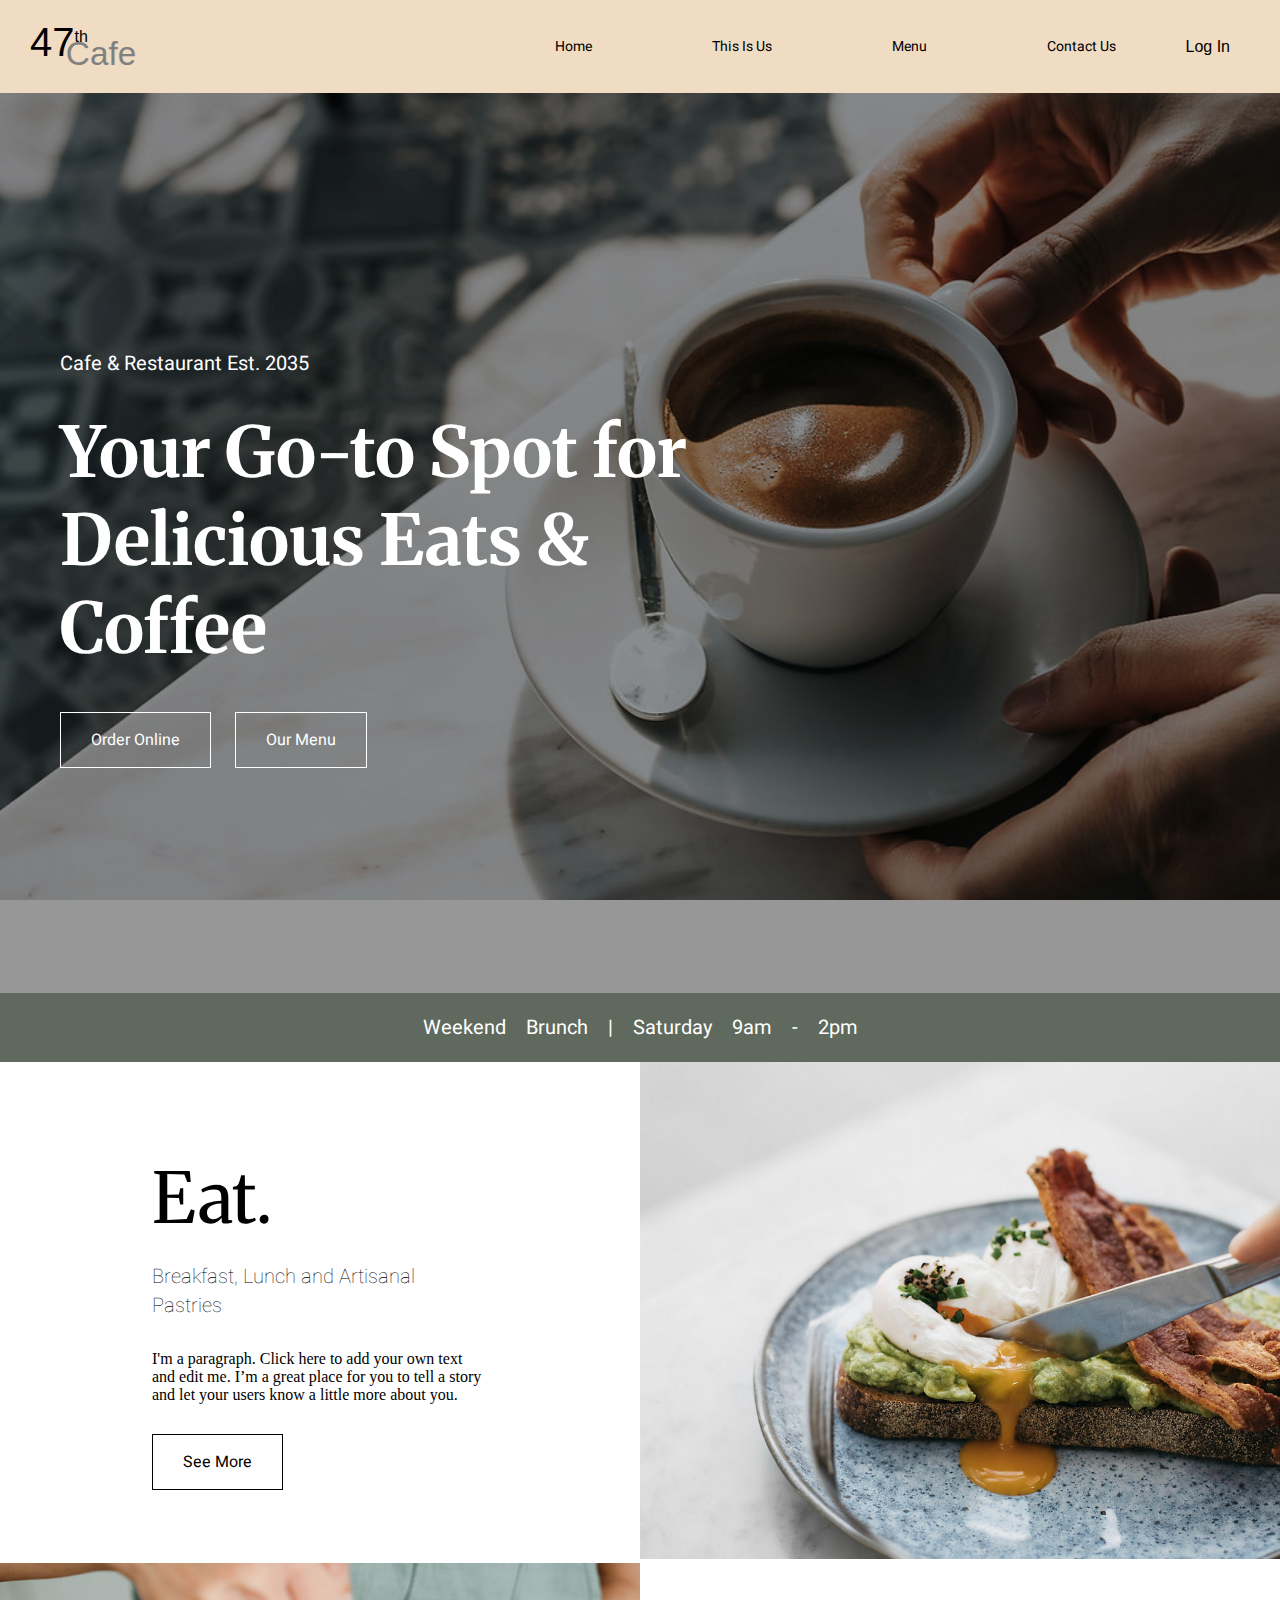
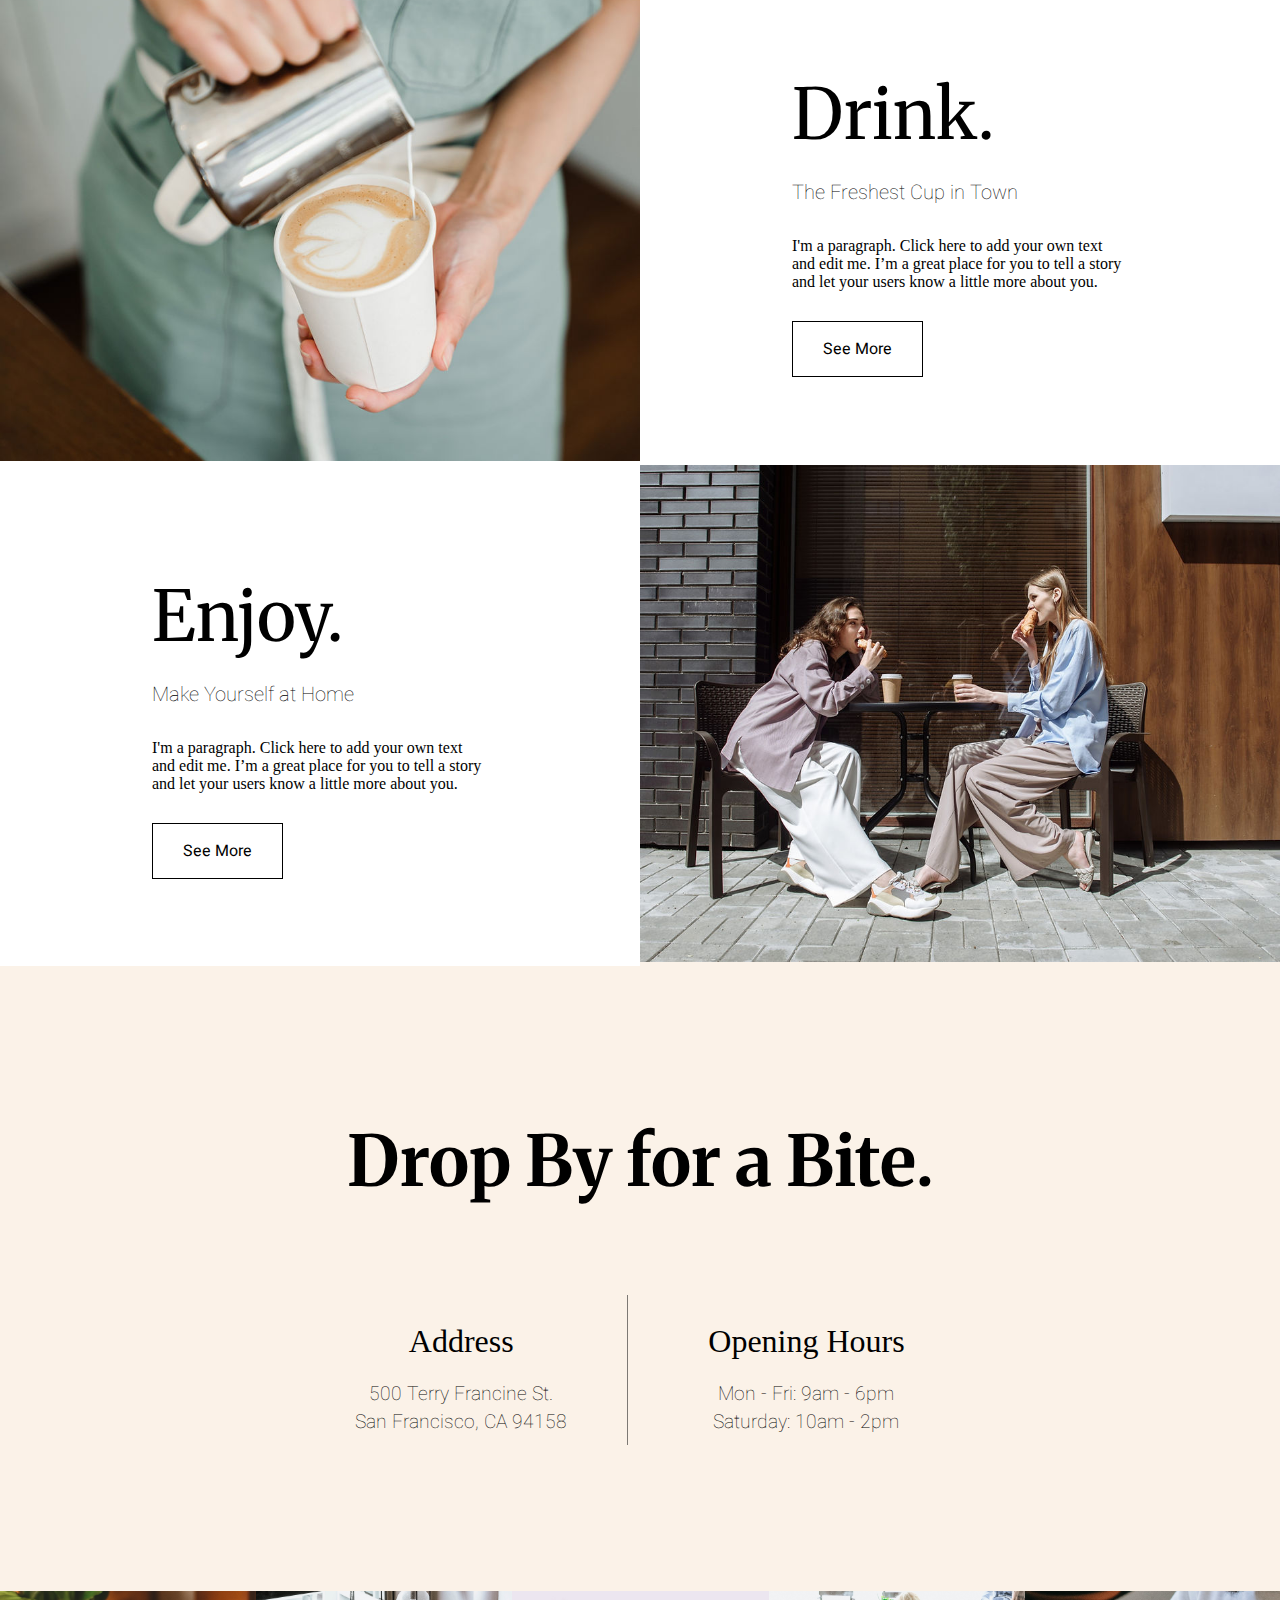
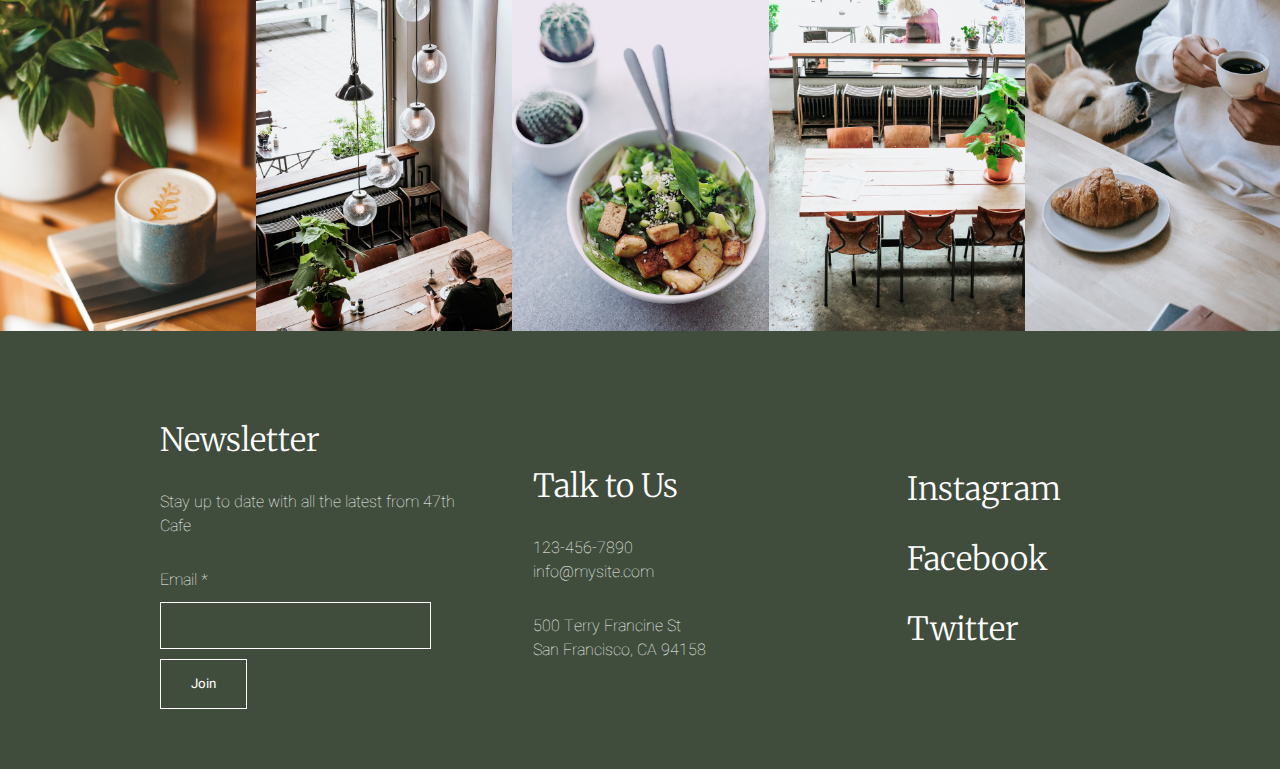
<file: index.html>
<!DOCTYPE html>
<html lang="en">

<head>
    <meta charset="UTF-8">
    <meta name="viewport" content="width=device-width, initial-scale=1.0">
    <link rel="stylesheet" href="https://cdnjs.cloudflare.com/ajax/libs/font-awesome/6.5.2/css/all.min.css"
        integrity="sha512-SnH5WK+bZxgPHs44uWIX+LLJAJ9/2PkPKZ5QiAj6Ta86w+fsb2TkcmfRyVX3pBnMFcV7oQPJkl9QevSCWr3W6A=="
        crossorigin="anonymous" referrerpolicy="no-referrer" />
    <link rel="stylesheet" href="style.css">
    <link rel="stylesheet" href="responsive.css">
    <title>47th Cafe</title>
</head>

<body>

    <!-- Header Starting -->
    <header>
        <nav>
            <div class="navbar">
                <div class="logo">47<sup>th</sup><sub>Cafe</sub></div>
                <div class="nav-links" id="myNav">
                    <ul>
                        <li><a href="#home">Home</a></li>
                        <li><a href="this_is_us.html">This Is Us</a></li>
                        <li><a href="#menu">Menu</a></li>
                        <li><a href="#contact">Contact Us</a></li>
                        <i class="fa-solid fa-user"></i>
                        <button>Log In</button>
                    </ul>
                </div>
                <div class="toggle-menu">
                    <i class="fa-solid fa-bars"></i>
                    <i class="fa-solid fa-xmark"></i>
                </div>
            </div>
        </nav>
    </header>

    <!-- Header Ending -->

    <!-- Main Starting -->
    <main>
        <!-- Banner Section  -->
        <section class="banner" id="home">
            <div class="banner-content">
                <div class="banner-cont">
                    <div class="p">
                        <p>Cafe & Restaurant Est. 2035</p>
                    </div>

                    <div class="h1">
                        <h1>Your Go-to Spot for Delicious Eats & Coffee</h1>
                    </div>

                    <div class="banner-btn">
                        <button>Order Online</button>
                        <button>Our Menu</button>
                    </div>
                </div>
            </div>
        </section>
        <!-- Banner Ending  -->

        <section class="timing" id="menu">
            <div class="time">
                <div class="left-arraow"><i class="fa-solid fa-chevron-left"></i></div>
                <div class="content">
                    <p>Weekend Brunch | Saturday 9am - 2pm</p>
                </div>
                <div class="right-arraow"><i class="fa-solid fa-chevron-right"></i></div>
            </div>
        </section>

        <!-- Menu Starting  -->
        <section class="menu-thoughts">
            <!-- 1 -->
            <div class="menu-thought">
                <div class="menu">
                    <div class="menu-content">
                        <div class="menu-data">
                            <h1>Eat.</h1>
                            <h3>Breakfast, Lunch and Artisanal Pastries</h3>
                            <p>I'm a paragraph. Click here to add your own text and edit me. I’m a great place for you
                                to
                                tell a story and let your users know a little more about you.</p>
                            <button>See More</button>
                        </div>
                    </div>
                    <div class="menu-image">
                        <img src="images/10003.jpg" alt="">
                    </div>
                </div>
            </div>
            <!-- 2 -->
            <div class="menu-thought">
                <div class="menu column-reverse">
                    <div class="menu-image">
                        <img src="images/10004.jpg" alt="">
                    </div>
                    <div class="menu-content">
                        <div class="menu-data">
                            <h1>Drink.</h1>
                            <h3>The Freshest Cup in Town </h3>
                            <p>I'm a paragraph. Click here to add your own text and edit me. I’m a great place for you
                                to
                                tell a story and let your users know a little more about you.</p>
                            <button>See More</button>
                        </div>
                    </div>

                </div>
            </div>
            <!-- 3 -->
            <div class="menu-thought">
                <div class="menu">
                    <div class="menu-content">
                        <div class="menu-data">
                            <h1>Enjoy.</h1>
                            <h3>Make Yourself at Home</h3>
                            <p>I'm a paragraph. Click here to add your own text and edit me. I’m a great place for you
                                to
                                tell a story and let your users know a little more about you.</p>
                            <button>See More</button>
                        </div>
                    </div>
                    <div class="menu-image">
                        <img src="images/10005.jpg" alt="">
                    </div>
                </div>
            </div>
        </section>
        <!-- Menu Ending  -->

        <!-- Contact Section  -->
        <section class="contact-section">
            <div class="contact-data">
                <div class="title">
                    <h1>Drop By for a Bite.</h1>
                </div>
                <div class="address-data">
                    <div class="address">
                        <h3>Address</h3>
                        <p>500 Terry Francine St.</p>
                        <p>San Francisco, CA 94158</p>
                    </div>
                    <div class="verticle-line">

                    </div>
                    <div class="opening">
                        <h3>Opening Hours</h3>
                        <p>Mon - Fri: 9am - 6pm</p>
                        <p>Saturday: 10am - 2pm</p>
                        <!-- <p>Sunday: Closed</p> -->
                    </div>
                </div>
            </div>
        </section>
        <!-- Contact Section Ending  -->

        <!-- Food Starting Images  -->
        <section class="food-images">
            <div class="food">
                <div class="food-image">
                    <img src="images/10014.jpg">
                </div>
                <div class="food-image">
                    <img src="images/10015.jpg">
                </div>
                <div class="food-image">
                    <img src="images/10021.jpg">
                </div>
                <div class="food-image">
                    <img src="images/10017.jpg">
                </div>
                <div class="food-image">
                    <img src="images/10019.jpg">
                </div>
            </div>
        </section>
        <!-- Food Ending  -->

    </main>
    <!-- Main Ending -->

    <!-- Footer  -->
    <footer>
        <div class="footer" id="contact">
            <div class="footer-data">
                <div class="footer-items">
                    <!-- 1  -->
                    <div class="first">
                        <div class="first-h1">
                            <h1>Newsletter</h1>
                        </div>
                        <div class="first-p">
                            <p>Stay up to date with all the latest from 47th Cafe</p>
                        </div>
                        <div class="first-email">
                            <p>Email *</p>
                            <input type="text">
                            <button>Join</button>
                        </div>
                    </div>
                    <!-- 2  -->
                    <div class="first">
                        <div class="first-h1">
                            <h1>Talk to Us</h1>
                        </div>
                        <div class="first-p">
                            <p>123-456-7890</p>
                            <p>
                                info@mysite.com</p>
                        </div>
                        <div class="first-email">
                            <p>500 Terry Francine St</p>
                            <p>San Francisco, CA 94158</p>
                        </div>
                    </div>
                    <!-- 3  -->
                    <div class="first" style="margin-top: 20px;">
                        <div class="first-h1 social">
                            <h1>Instagram</h1>
                        </div>
                        <div class="first-h1 social">
                            <h1>Facebook</h1>
                        </div>
                        <div class="first-h1 social">
                            <h1>Twitter</h1>
                        </div>
                    </div>
                </div>
            </div>
        </div>
    </footer>
    <!-- Footer End  -->
    <script src="script.js"></script>
</body>

</html>
</file>
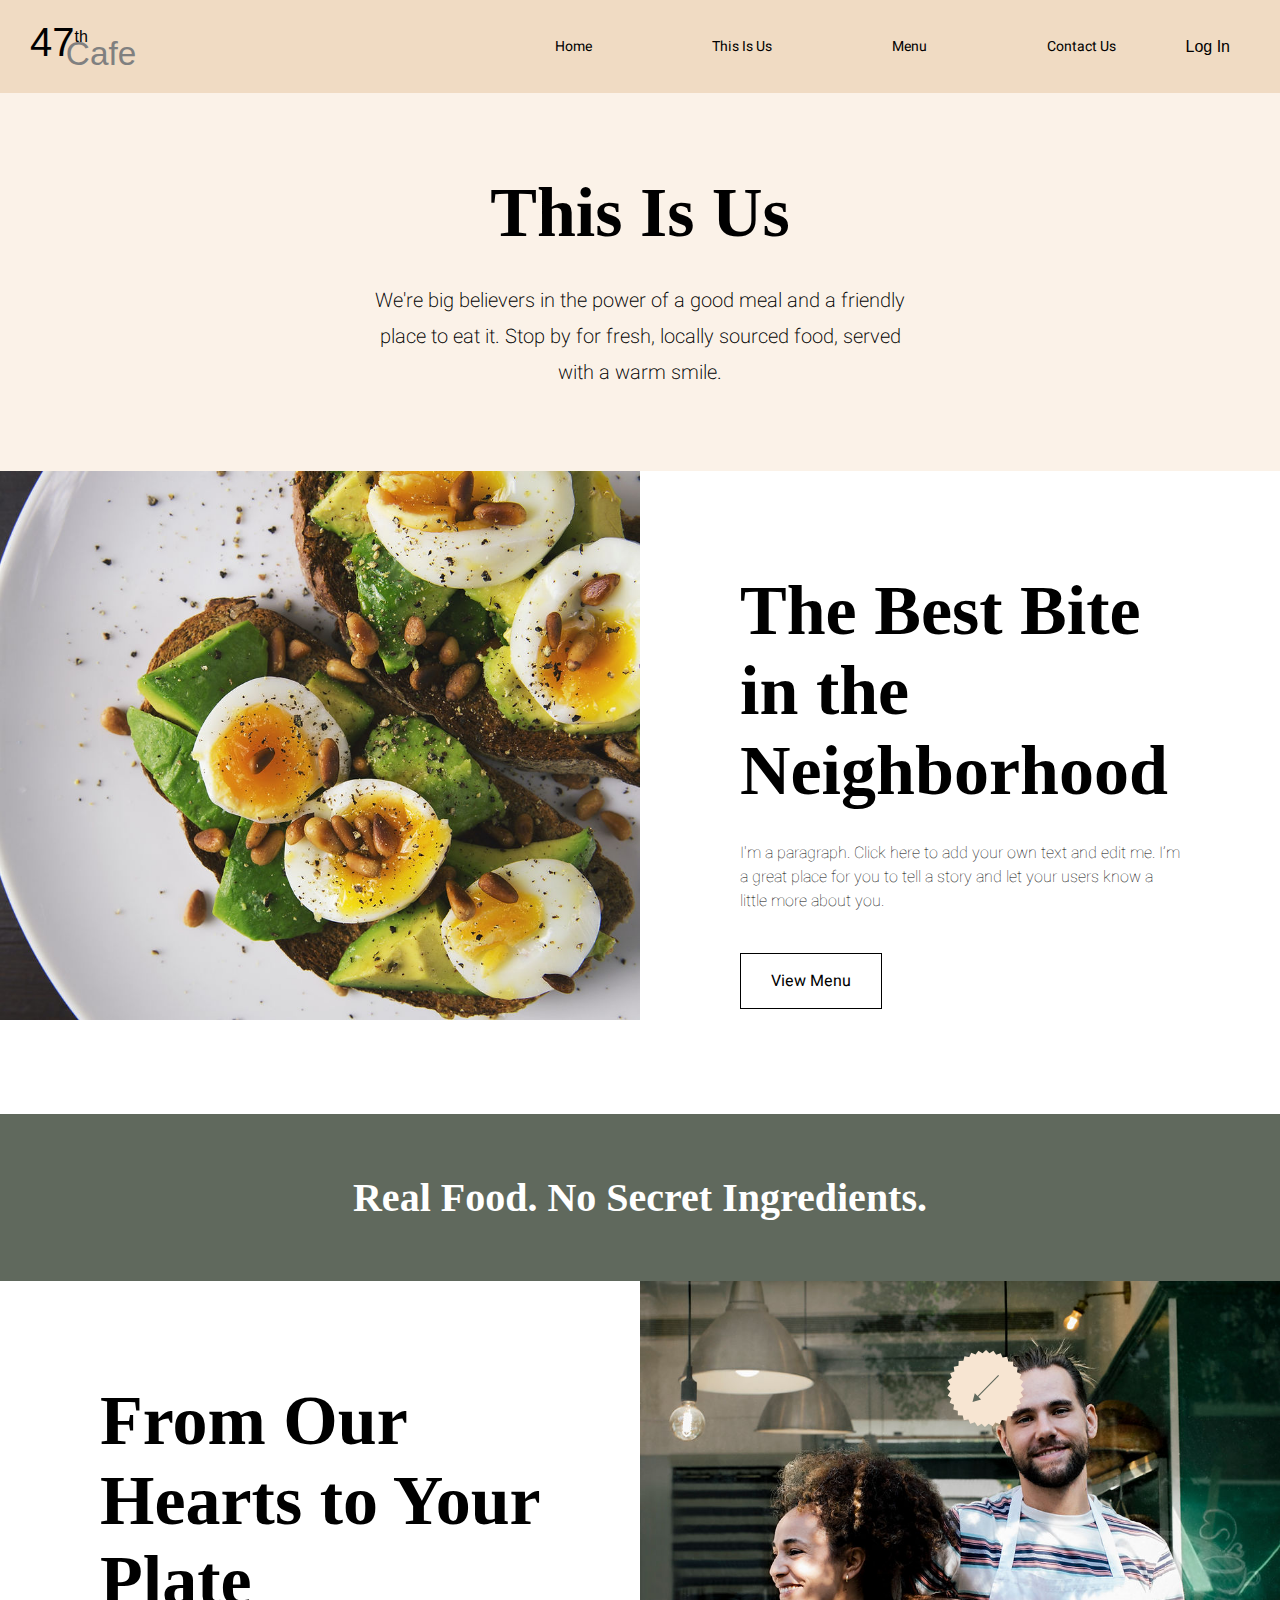
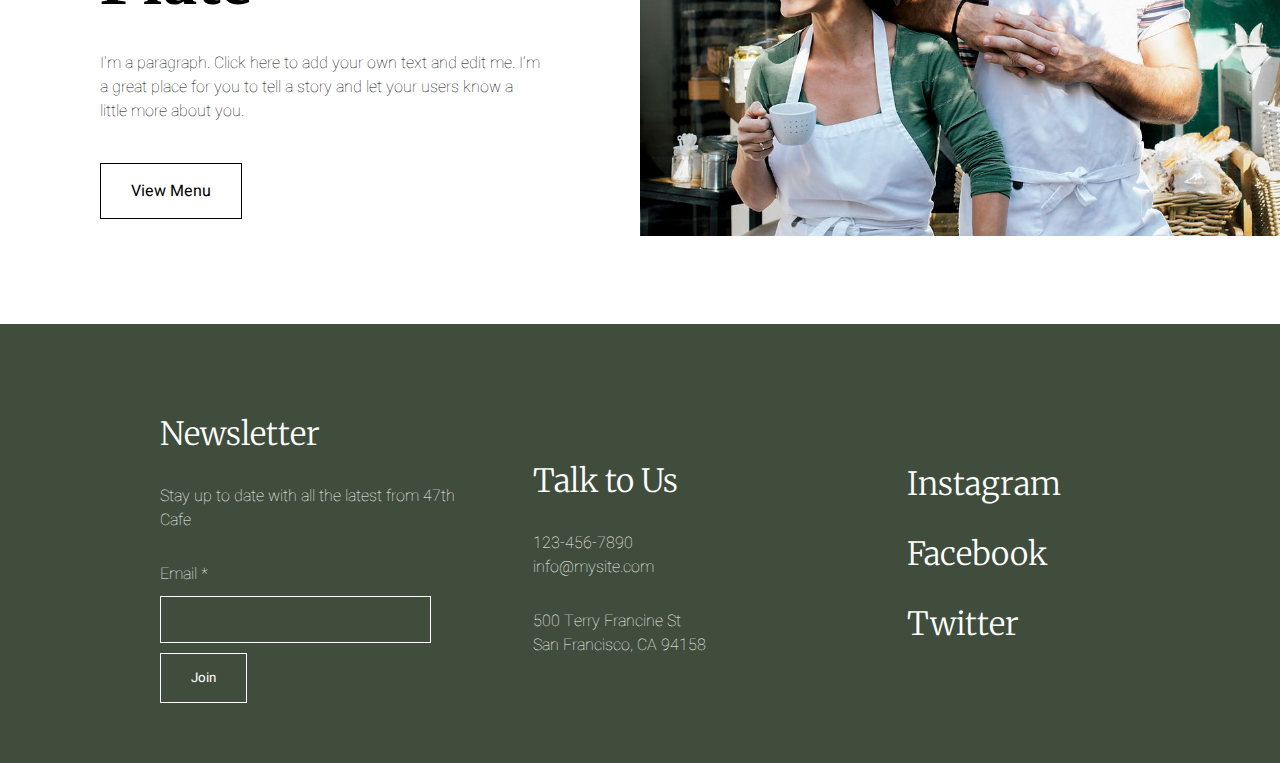
<file: this_is_us.html>
<!DOCTYPE html>
<html lang="en">

<head>
    <meta charset="UTF-8">
    <meta name="viewport" content="width=device-width, initial-scale=1.0">
    <link rel="stylesheet" href="style.css">
    <link rel="stylesheet" href="responsive.css">
    <link rel="stylesheet" href="https://cdnjs.cloudflare.com/ajax/libs/font-awesome/6.5.2/css/all.min.css"
        integrity="sha512-SnH5WK+bZxgPHs44uWIX+LLJAJ9/2PkPKZ5QiAj6Ta86w+fsb2TkcmfRyVX3pBnMFcV7oQPJkl9QevSCWr3W6A=="
        crossorigin="anonymous" referrerpolicy="no-referrer" />
    <title>This Is Us</title>
</head>

<body>
    <!-- Header Starting -->
    <header>
        <nav>
            <div class="navbar">
                <div class="logo">47<sup>th</sup><sub>Cafe</sub></div>
                <div class="nav-links" id="myNav">
                    <ul>
                        <li><a href="index.html">Home</a></li>
                        <li><a href="this_is_us.html">This Is Us</a></li>
                        <li><a href="#">Menu</a></li>
                        <li><a href="#">Contact Us</a></li>
                        <i class="fa-solid fa-user"></i>
                        <button>Log In</button>
                    </ul>
                </div>
                <div class="toggle-menu">
                    <i class="fa-solid fa-bars"></i>
                    <i class="fa-solid fa-xmark"></i>
                </div>
            </div>
        </nav>
    </header>

    <!-- Header Ending -->

    <main>
        <!-- This-is-us banner starting  -->
        <section class="this-is-us">
            <div class="this-cont">
                <div class="this-title">
                    <h1>This Is Us</h1>
                </div>
                <div class="this-para">
                    <p>We're big believers in the power of a good meal and a friendly place to eat it.

                        Stop by for fresh, locally sourced food, served with a warm smile.</p>
                </div>
            </div>
        </section>
        <!-- This-is-us banner ending  -->

        <!-- Story Starting  -->

        <section class="story">
            <!-- 1 -->
            <div class="story-board">
                <div class="stories">
                    <div class="story-image">
                        <img src="images/100025.jpg" alt="">
                    </div>
                    <div class="story-content">
                        <div class="story-data">
                            <h1>The Best Bite in
                                the Neighborhood</h1>
                            <p>I'm a paragraph. Click here to add your own text and edit me. I’m a great place for you
                                to
                                tell a story and let your users know a little more about you.</p>
                            <button>View Menu</button>
                        </div>
                    </div>
                </div>
            </div>
        </section>
        <!-- Story Ending -->

        <!-- Separation starts  -->
        <section class="separator">
            <div class="separation">
                <div class="separate">
                    <h1>Real Food. No Secret Ingredients.</h1>
                    <img src="images/10001.svg" alt="">
                </div>
            </div>
        </section>
        <!-- Separation ends  -->
        <!-- Story Starting  -->

        <section class="story">
            <!-- 1 -->
            <div class="story-board">
                <div class="stories">
                    <div class="story-content">
                        <div class="story-data">
                            <h1>From Our Hearts
                                to Your Plate</h1>
                            <p>I'm a paragraph. Click here to add your own text and edit me. I’m a great place for you
                                to
                                tell a story and let your users know a little more about you.</p>
                            <button>View Menu</button>
                        </div>
                    </div>
                    <div class="story-image">
                        <img src="images/100026.jpg" alt="">
                    </div>
                </div>
            </div>
        </section>
        <!-- Story Ending -->
    </main>
    <!-- Footer  -->
    <footer>
        <div class="footer">
            <div class="footer-data">
                <div class="footer-items">
                    <!-- 1  -->
                    <div class="first">
                        <div class="first-h1">
                            <h1>Newsletter</h1>
                        </div>
                        <div class="first-p">
                            <p>Stay up to date with all the latest from 47th Cafe</p>
                        </div>
                        <div class="first-email">
                            <p>Email *</p>
                            <input type="text">
                            <button>Join</button>
                        </div>
                    </div>
                    <!-- 2  -->
                    <div class="first">
                        <div class="first-h1">
                            <h1>Talk to Us</h1>
                        </div>
                        <div class="first-p">
                            <p>123-456-7890</p>
                            <p>
                                info@mysite.com</p>
                        </div>
                        <div class="first-email">
                            <p>500 Terry Francine St</p>
                            <p>San Francisco, CA 94158</p>
                        </div>
                    </div>
                    <!-- 3  -->
                    <div class="first" style="margin-top: 20px;">
                        <div class="first-h1 social">
                            <h1>Instagram</h1>
                        </div>
                        <div class="first-h1 social">
                            <h1>Facebook</h1>
                        </div>
                        <div class="first-h1 social">
                            <h1>Twitter</h1>
                        </div>
                    </div>
                </div>
            </div>
        </div>
    </footer>
    <!-- Footer End  -->
    <script src="script.js"></script>
</body>

</html>
</file>
<file: style.css>
@import url('https://fonts.googleapis.com/css2?family=Martel+Sans:wght@200;300;400;600;700;800;900&family=Playfair+Display+SC:ital,wght@0,400;0,700;0,900;1,400;1,700;1,900&family=Space+Grotesk:wght@300..700&family=Syne:wght@400..800&display=swap');
@import url('https://fonts.googleapis.com/css2?family=Heebo:wght@100..900&family=Martel+Sans:wght@200;300;400;600;700;800;900&family=Playfair+Display+SC:ital,wght@0,400;0,700;0,900;1,400;1,700;1,900&family=Space+Grotesk:wght@300..700&family=Syne:wght@400..800&display=swap');
@import url('https://fonts.googleapis.com/css2?family=Heebo:wght@100..900&family=Martel+Sans:wght@200;300;400;600;700;800;900&family=Merriweather:ital,wght@0,300;0,400;0,700;0,900;1,300;1,400;1,700;1,900&family=Playfair+Display+SC:ital,wght@0,400;0,700;0,900;1,400;1,700;1,900&family=Space+Grotesk:wght@300..700&family=Syne:wght@400..800&display=swap');

* {
    margin: 0;
    padding: 0;
    box-sizing: border-box;
}

::-webkit-scrollbar {
    width: 8px;
    /* Example: adjust scrollbar width */
}

::-webkit-scrollbar-track {
    background-color: var(--bg1-color);
}

::-webkit-scrollbar-thumb {
    background-color: var(--bg3-color);
    /* border-radius: 4px; */
}

body {
    overflow-x: hidden;
}

:root {
    --playfair: "Playfair Display SC", serif;
    --heebo: "Heebo", sans-serif;
    --font-fam: "Merriweather", serif;
    ;
    --font-weight: 400;
    --white-font-color: white;
    --black-font-color: black;
    --bg1-color: #f0dbc3;
    --bg2-color: #FBF2E8;
    --bg3-color: #60695D;
    --font-size1: 4.375rem;
    /*70px*/
    --font-size2: 1.25rem;
    /*20px*/
    --font-size3: 1rem;
    /*16px*/
    --font-size4: 0.875rem;
    /*14px*/
    --font-size5: 2.5rem;
    /*40px*/
}

body {
    font-weight: var(--font-weight);
}

nav {
    background-color: var(--bg1-color);
    width: 100vw;
    height: auto;
    padding: 20px;
}

nav>.navbar {
    display: flex;
    justify-content: space-between;
    align-items: center;
}

.navbar>.logo {
    font-size: var(--font-size5);
    font-family: Arial, Helvetica, sans-serif;
    text-transform: capitalize;
    margin-left: 10px;
}

sup {
    font-size: 1rem;
    margin-bottom: 10%;
}

sub {
    margin-left: -22px;
    color: gray;
}

/* navbar links */

.nav-links ul {
    display: flex;
    justify-content: space-between;
    align-items: center;
    list-style: none;
    padding: 0 30px;
}

.nav-links ul li {
    margin: 0 60px;
}

.nav-links ul li a {
    text-decoration: none;
    color: var(--black-font-color);
    font-family: var(--heebo);
    font-weight: var(--font-weight);
    font-size: var(--font-size4);
}

.nav-links ul i {
    font-size: var(--font-size2);
    padding: 0 5px;
}

.nav-links ul button {
    font-size: var(--font-size3);
    border: none;
    padding: 0 0px;
    background-color: transparent;
}

.toggle-menu {
    display: none;
}

/* Header End */

/* Banner Starting */
.banner {
    position: relative;
    /* width: calc(100% - 16px);  */
    width: 100%;
    height: 100vh;
    min-height: 500px;
    background-image: url("images/10002.jpg");
    background-size: cover;
    background-repeat: no-repeat;
    background-position: center center;
    background-attachment: fixed;
    height: 100vh;
}

.banner-content {
    display: flex;
    justify-content: center;
    align-items: center;
    padding: 60px;
    background-color: rgba(0, 0, 0, 0.406);
    height: 100vh;

}

.banner-cont {
    display: flex;
    flex-direction: column;
    justify-content: center;
    /* z-index: 10; */
}

.banner-cont p {
    font-size: var(--font-size2);
    color: var(--white-font-color);
    font-weight: var(--font-weight);
    font-family: var(--heebo);
    margin: 30px 0;
}

.banner-cont .h1 {
    padding-right: 40%;
}

.banner-cont h1 {
    font-size: var(--font-size1);
    color: var(--white-font-color);
    font-weight: var(--font-weight);
    font-family: var(--font-fam);
    font-weight: bold;
}

.banner-btn button {
    padding: 15px 30px;
    background-color: transparent;
    border: 1px solid white;
    color: var(--white-font-color);
    font-size: 1rem;
    font-family: var(--heebo);
    margin: 40px 20px 0 0;
    cursor: pointer;
    transition: 0.5s;
}

.banner-btn button:hover {
    background-color: rgba(0, 0, 0, 0.383);
}

.timing .time {
    display: flex;
    justify-content: space-between;
    align-items: center;
    background-color: var(--bg3-color);
    height: auto;
    font-size: var(--font-size2);
    font-family: var(--heebo);
    padding: 20px;
    color: var(--white-font-color);
    font-weight: var(--font-weight);
}

.timing .time .content {
    word-spacing: 15px;
}

.menu-thought {
    display: flex;
    justify-content: center;
    align-items: center;
}

.menu {
    display: grid;
    grid-template-columns: 1fr 1fr;
    flex-wrap: wrap;
}

.menu-content {
    display: flex;
    justify-content: center;
    align-items: center;
    background-color: white;
    padding: 40px;
}

.menu-image img {
    width: 100%;
}

.menu-data {
    padding: 0 20%;
}

.menu-data h1 {
    font-size: var(--font-size1);
    font-family: var(--font-fam);
    font-weight: var(--font-weight);
    margin: 20px 0;
}

.menu-data h3 {
    font-size: var(--font-size2);
    font-family: var(--heebo);
    font-weight: lighter;
    margin: 20px 0;
}

.menu-data p {
    font-size: var(--font-size3);
    font-weight: var(--font-weight);
    font-weight: lighter;
    margin: 30px 0;
}

.menu-data button {
    padding: 15px 30px;
    background-color: transparent;
    border: 1px solid black;
    color: var(--black-font-color);
    font-size: 1rem;
    font-family: var(--heebo);
    /* margin: 40px 20px 0 0; */
    cursor: pointer;
    transition: 0.5s;
}

.menu-data button:hover {
    background-color: var(--bg3-color);
    color: white;
    border: none;
}

.contact-data {
    display: flex;
    flex-direction: column;
    background-color: var(--bg2-color);
    justify-content: center;
    align-items: center;
    margin-top: -5px;
    height: 70vh;
}

.contact-data .title {
    margin: 50px auto;
}

.contact-data .title h1 {
    font-size: var(--font-size1);
    font-family: var(--font-fam);
}

.address-data {
    display: flex;
    justify-content: space-between;
    align-items: center;
    gap: 60px;
    margin: 40px auto;
}

.address-data .verticle-line {
    width: 1px;
    height: 150px;
    background-color: rgba(0, 0, 0, 0.501);
}

.address-data .address,
.address-data .verticle-line,
.address-data .opening {
    text-align: center;
}

.address-data .address h3,
.address-data .opening h3 {
    font-size: 2rem;
    font-weight: lighter;
    margin: 20px;
}

.address-data .address p,
.address-data .opening p {
    font-size: 1.2rem;
    font-family: var(--heebo);
    font-weight: lighter;
}

.food {
    display: flex;
    justify-content: center;
    align-items: center;
}

.food-image img {
    width: 100%;
    height: auto;
}


/*Footer start*/
.footer {
    /* display: flex;
    justify-content: center;
    align-items: center; */
    background-color: #404D3C;
    margin-top: -5px;
}

.footer-data {
    padding: 60px;
}

.footer-items {
    display: grid;
    grid-template-columns: 1fr 1fr 1fr;
    justify-content: center;
    align-items: center;
    gap: 60px;
    color: white;
    padding-left: 60px;
    margin-left: 40px;
}

.first-h1 {
    margin: 30px auto;
}

.first-h1 h1 {
    font-size: 2rem;
    font-family: var(--font-fam);
    font-weight: lighter;
}

.first-p {
    margin: 30px auto;
}

.first-p p {
    font-family: var(--heebo);
    font-size: var(--font-size3);
    font-weight: lighter;
}

.first-email input {
    border: 1px solid white;
    background-color: transparent;
    padding: 8px 30px 8px 3px;
    font-size: var(--font-size2);
    margin: 10px auto;
    font-family: var(--heebo);
}

.first-email button {
    border: 1px solid white;
    background-color: transparent;
    color: white;
    text-align: center;
    padding: 14px 30px;
    cursor: pointer;
    font-family: var(--heebo);
}

.first-email p {
    font-family: var(--heebo);
    font-size: var(--font-size3);
    font-weight: lighter;
}

/*Footer Ends*/

/*this_is_us.html*/

/*this-is-us section start*/

.this-cont {
    display: flex;
    justify-content: center;
    align-items: center;
    background-color: var(--bg2-color);
    flex-direction: column;
    height: auto;
    padding: 80px;
    gap: 30px;
}

.this-title h1 {
    font-size: var(--font-size1);
    font-family: 'Times New Roman', Times, serif;
    font-weight: bold;
}

.this-para {
    padding: 0 26%;
    /* background-color: aqua; */
}

.this-para p {
    font-size: var(--font-size2);
    font-family: var(--heebo);
    line-height: 1.8;
    text-align: center;
    font-weight: 200;

}

/*this-is-us section end*/

/*Story starts*/
.story-board {
    display: flex;
    justify-content: center;
    align-items: center;
}

.stories {
    display: grid;
    grid-template-columns: 1fr 1fr;
    flex-wrap: wrap;
}

.story-image img {
    width: 100%;
}

.story-content {
    /* background-color: aqua; */
    display: flex;
    flex-direction: column;
    justify-content: center;
    align-items: center;
}

.story-content {
    padding: 40px;
}

.story-data {
    padding: 60px;
}

.story-data h1 {
    font-size: var(--font-size1);
    font-weight: bold;
    font-family: 'Times New Roman', Times, serif;
}

.story-data p {
    font-size: var(--font-size3);
    font-family: var(--heebo);
    font-weight: lighter;
    margin: 30px 0;
}

.story-data button {
    padding: 15px 30px;
    background-color: transparent;
    border: 1px solid black;
    color: var(--black-font-color);
    font-size: 1rem;
    font-family: var(--heebo);
    cursor: pointer;
    transition: 0.5s;
    margin: 10px auto;
}

.story-data button:hover {
    background-color: var(--bg3-color);
    color: white;
    border: none;
}

/*story ends*/

/* Separation starts*/

.separator {
    margin-top: -5px;
}

.separation {
    display: flex;
    justify-content: center;
    align-items: center;
    background-color: var(--bg3-color);
    color: var(--white-font-color);
    height: auto;
    /* width: 100%; */
}

.separate {
    padding: 60px;
}

.separate h1 {
    text-align: center;
    font-size: 2.5rem;
    font-family: 'Times New Roman', Times, serif;
    font-weight: bold;
}

.separate img {
    position: absolute;
    right: 20%;
    width: 6%;
    top: 150%;
}

/* Separation ends*/
/*this_is_us.html end*/
</file>
<file: responsive.css>
@media screen and (max-width: 768px) {
    .nav-links ul {
        display: flex;
        flex-direction: column;
    }

    .nav-links {
        display: flex;
        flex-direction: column;
        position: absolute;
        top: 0%;
        left: 0;
        width: 100%;
        background-color: var(--bg2-color);
        padding: 60px;
        box-shadow: 0 2px 4px rgba(0, 0, 0, 0.1);
        transition: transform 0.5s ease;
        transform: translateY(-100%);
        z-index: 10;
    }

    .nav-links.active {
        transform: translateY(19%);
    }

    .nav-links ul li {
        padding: 20px 0;
    }

    .nav-links ul li a {
        font-size: 1rem;
    }

    .nav-links ul button {
        font-size: 1rem;
    }

    .nav-links ul i {
        font-size: 1.5rem;
        margin: 10px 0;
    }

    .toggle-menu {
        display: flex;
        align-items: center;
    }

    .toggle-menu i {
        font-size: 1.7rem;
        margin: 0 10px;
        cursor: pointer;
    }

    .fa-bars.active,
    .fa-xmark:not(.active) {
        display: none;
    }

    .banner {
        width: 100%;
        height: 80vh;
    }

    .banner-content {
        padding: 20px;
        justify-content: flex-start;
        align-items: flex-start;
        height: 80vh;
    }

    .banner-cont {
        margin-top: 20px;
    }

    .banner-content .h1 {
        padding: 0;
    }

    .banner-content .h1 h1 {
        font-size: 2.8rem;
        line-height: 1.5;
    }

    .time .content p {
        word-spacing: 0;
        font-size: 1rem;
    }

    .menu {
        grid-template-columns: 1fr;
    }

    .column-reverse {
        display: flex;
        flex-direction: column-reverse;
    }

    .menu-content {
        padding: 30px;
    }

    .menu-data {
        padding: 0;
    }

    .contact-data .title {
        padding: 0 10px;
        margin: 30px auto;
    }

    .contact-data .title h1 {
        font-size: 2.5rem;
    }

    .address-data {
        flex-direction: column;
        gap: 20px;
        margin: 0;
        padding: 10px;
    }

    .verticle-line {
        display: none;
    }

    .address,
    .opening {
        padding: 0 50px;
    }

    .food {
        flex-direction: column;
        justify-content: center;
        align-items: center;
        /* padding: 20px; */
        gap: 0;
    }

    .food-image {
        margin: 0 auto;
    }

    .food-image img {
        width: 100%;
        height: auto;
    }

    .footer-data {
        padding: 20px;
    }

    .footer-items {
        grid-template-columns: 1fr;
        padding-left: 0;
        margin-left: 0;
        gap: 20px;
    }

    .social h1 {
        font-size: 2.5rem;
        font-weight: bold;
    }

    /*This is us .html*/

    .this-cont {
        padding: 25px;
    }

    .this-title {
        margin-top: 30px;
    }

    .this-para {
        margin-bottom: 30px;
    }

    .this-title h1 {
        font-size: 2.5rem;
    }

    .this-para {
        padding: 0;
    }

    .this-title p {
        font-size: 1rem;
    }

    /*Story starts*/

    .stories {
        grid-template-columns: 1fr;
        display: flex;
        /* flex-direction: column-reverse; */

    }

    .story-image img {
        width: 100%;
        height: auto;
    }

    .story-content {
        padding: 30px;
    }

    .story-data {
        padding: 0px;
    }

    .story-data h1 {
        font-size: 2.2rem;
        line-height: 1.5;
    }

    .story-data p {
        font-weight: 200;
    }

    /*Story ends*/

    /*Separation starts*/
    .separate {
        padding: 50px;
    }

    .separate h1 {
        font-size: 1.5rem;
    }

    .separate img {
        width: 20%;
        right: 5%;
        top: 146%;
    }

    /*Separation ends*/
    /*This is us .html ends*/


}
</file>
